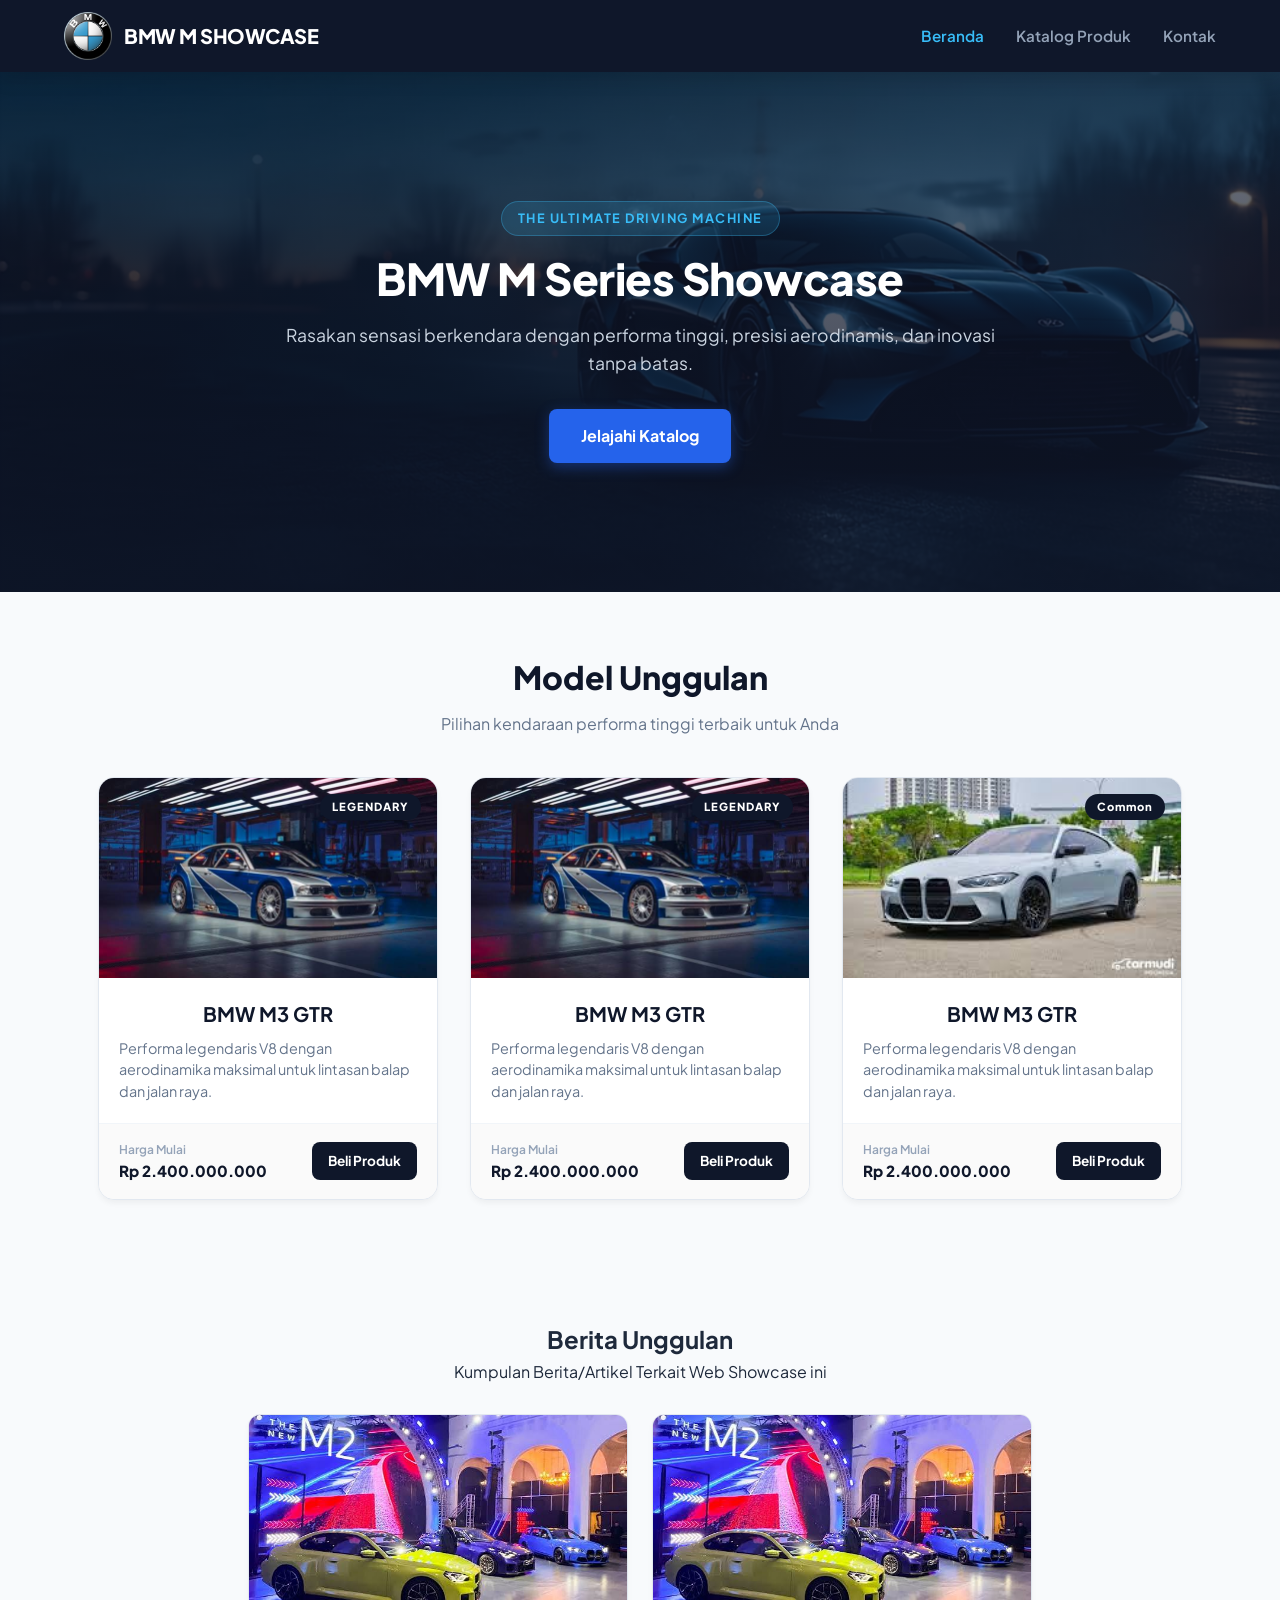
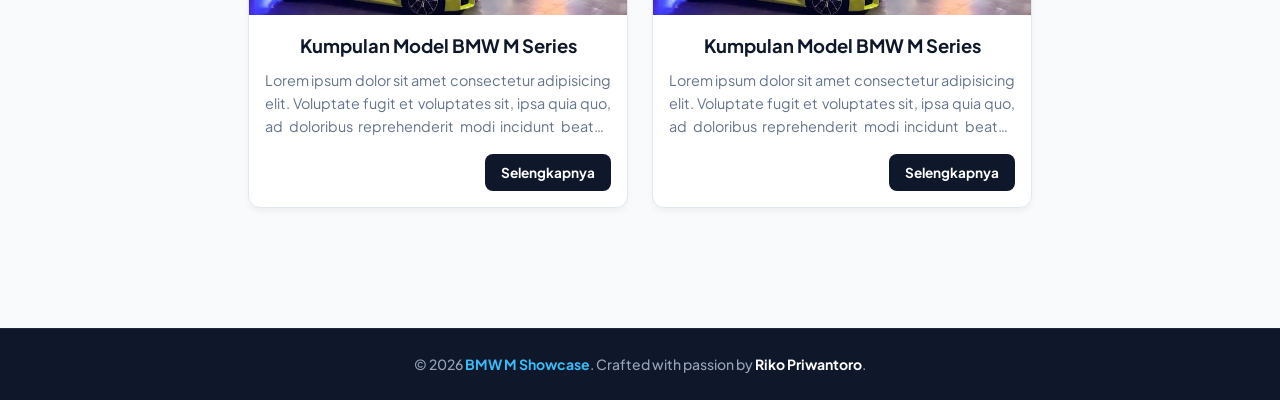
<file: index.html>
<!DOCTYPE html>
<html lang="id">
<head>
    <meta charset="UTF-8">
    <meta name="viewport" content="width=device-width, initial-scale=1.0">
    <!-- Google Font: Plus Jakarta Sans -->
    <link rel="preconnect" href="https://fonts.googleapis.com">
    <link rel="preconnect" href="https://fonts.gstatic.com" crossorigin>
    <link href="https://fonts.googleapis.com/css2?family=Plus+Jakarta+Sans:wght@400;500;600;700;800&display=swap" rel="stylesheet">
    
    <link rel="stylesheet" href="style/styles.css">
    <title>BMW M Showcase | Web Latihan</title>
</head>
<body>

    <!-- HEADER / NAVBAR -->
    <header class="header">
        <div class="header-container">
            <a href="index.html" class="logo-brand">
                <img src="img/logo.png" alt="Logo BMW" class="logo-img">
                <span class="brand-name">BMW M Showcase</span>
            </a>
            
            <nav class="navbar">
                <ul class="navbar-items">
                    <li><a href="index.html" class="active">Beranda</a></li>
                    <li><a href="catalog.html">Katalog Produk</a></li>
                    <li><a href="contact.html">Kontak</a></li>
                </ul>
            </nav>
        </div>
    </header>

    <!-- MAIN CONTENT -->
    <main class="content-index">
        
        <!-- HERO BANNER -->
        <section class="hero-section">
            <div class="hero-content">
                <span class="hero-tag">THE ULTIMATE DRIVING MACHINE</span>
                <h1>BMW M Series Showcase</h1>
                <p>Rasakan sensasi berkendara dengan performa tinggi, presisi aerodinamis, dan inovasi tanpa batas.</p>
                <a href="catalog.html" class="btn-primary">Jelajahi Katalog</a>
            </div>
        </section>

        <!-- KATALOG SECTION -->
        <section class="katalog-section" id="katalog">
            <div class="section-title">
                <h2>Model Unggulan</h2>
                <p>Pilihan kendaraan performa tinggi terbaik untuk Anda</p>
            </div>

            <!-- CARD WRAPPER -->
            <div class="card-wrapper">
                
                <!-- KARTU 1 -->
                <div class="card">
                    <span class="card-badge">LEGENDARY</span>
                    <div class="card-img">
                        <img src="img/bmwm3.jfif" alt="BMW M3 GTR">
                    </div>
                    
                    <div class="card-body">
                        <h3 class="card-title">BMW M3 GTR</h3>
                        <p class="card-description">Performa legendaris V8 dengan aerodinamika maksimal untuk lintasan balap dan jalan raya.</p>
                    </div>  
                    
                    <div class="card-footer">
                        <div class="price-box">
                            <span class="price-label">Harga Mulai</span>
                            <p class="card-price">Rp 2.400.000.000</p>
                        </div>
                        <a href="#" class="btn-card">Beli Produk</a>
                    </div>
                </div>

                <div class="card">
                    <span class="card-badge">LEGENDARY</span>
                    <div class="card-img">
                        <img src="img/bmwm3.jfif" alt="BMW M3 GTR">
                    </div>
                    
                    <div class="card-body">
                        <h3 class="card-title">BMW M3 GTR</h3>
                        <p class="card-description">Performa legendaris V8 dengan aerodinamika maksimal untuk lintasan balap dan jalan raya.</p>
                    </div>  
                    
                    <div class="card-footer">
                        <div class="price-box">
                            <span class="price-label">Harga Mulai</span>
                            <p class="card-price">Rp 2.400.000.000</p>
                        </div>
                        <a href="#" class="btn-card">Beli Produk</a>
                    </div>
                </div>

                <div class="card">
                    <span class="card-badge">Common</span>
                    <div class="card-img">
                        <img src="img/bmw1.jfif" alt="BMW M3 GTR">
                    </div>
                    
                    <div class="card-body">
                        <h3 class="card-title">BMW M3 GTR</h3>
                        <p class="card-description">Performa legendaris V8 dengan aerodinamika maksimal untuk lintasan balap dan jalan raya.</p>
                    </div>  
                    
                    <div class="card-footer">
                        <div class="price-box">
                            <span class="price-label">Harga Mulai</span>
                            <p class="card-price">Rp 2.400.000.000</p>
                        </div>
                        <a href="#" class="btn-card">Beli Produk</a>
                    </div>
                </div>

            </div>
        </section>

<!-- Section Berita -->
<section class="section-berita">
    <div class="section-berita-judul">
        <h2>Berita Unggulan</h2>
        <p>Kumpulan Berita/Artikel Terkait Web Showcase ini</p>
    </div>

    <div class="container-card-berita">
        <!-- KARTU BERITA 1 -->
        <div class="card-berita">
            <div class="card-berita-gambar">
                <img src="img/gambar-berita.jfif" alt="gambar berita Artikel">
            </div>
            <div class="card-berita-judul-artikel">
                <h2>Kumpulan Model BMW M Series</h2>
            </div>
            <div class="card-berita-content">
                <p>Lorem ipsum dolor sit amet consectetur adipisicing elit. Voluptate fugit et voluptates sit, ipsa quia quo, ad doloribus reprehenderit modi incidunt beatae labore corporis, quis dolorum numquam aspernatur laborum accusantium!</p>
            </div>
            <div class="btn-card-berita">
                <a href="#">Selengkapnya</a>
            </div>
        </div>

        <!-- KARTU BERITA 2 -->
        <div class="card-berita">
            <div class="card-berita-gambar">
                <img src="img/gambar-berita.jfif" alt="gambar berita Artikel">
            </div>
            <div class="card-berita-judul-artikel">
                <h2>Kumpulan Model BMW M Series</h2>
            </div>
            <div class="card-berita-content">
                <p>Lorem ipsum dolor sit amet consectetur adipisicing elit. Voluptate fugit et voluptates sit, ipsa quia quo, ad doloribus reprehenderit modi incidunt beatae labore corporis, quis dolorum numquam aspernatur laborum accusantium!</p>
            </div>
            <div class="btn-card-berita">
                <a href="#">Selengkapnya</a>
            </div>
        </div>
    </div>
</section>

    </main>

    <footer class="site-footer">
        <div class="footer-container">
            <p>&copy; 2026 <span>BMW M Showcase</span>. Crafted with passion by <strong>Riko Priwantoro</strong>.</p>
        </div>
    </footer>
    
</body>
</html>
</file>
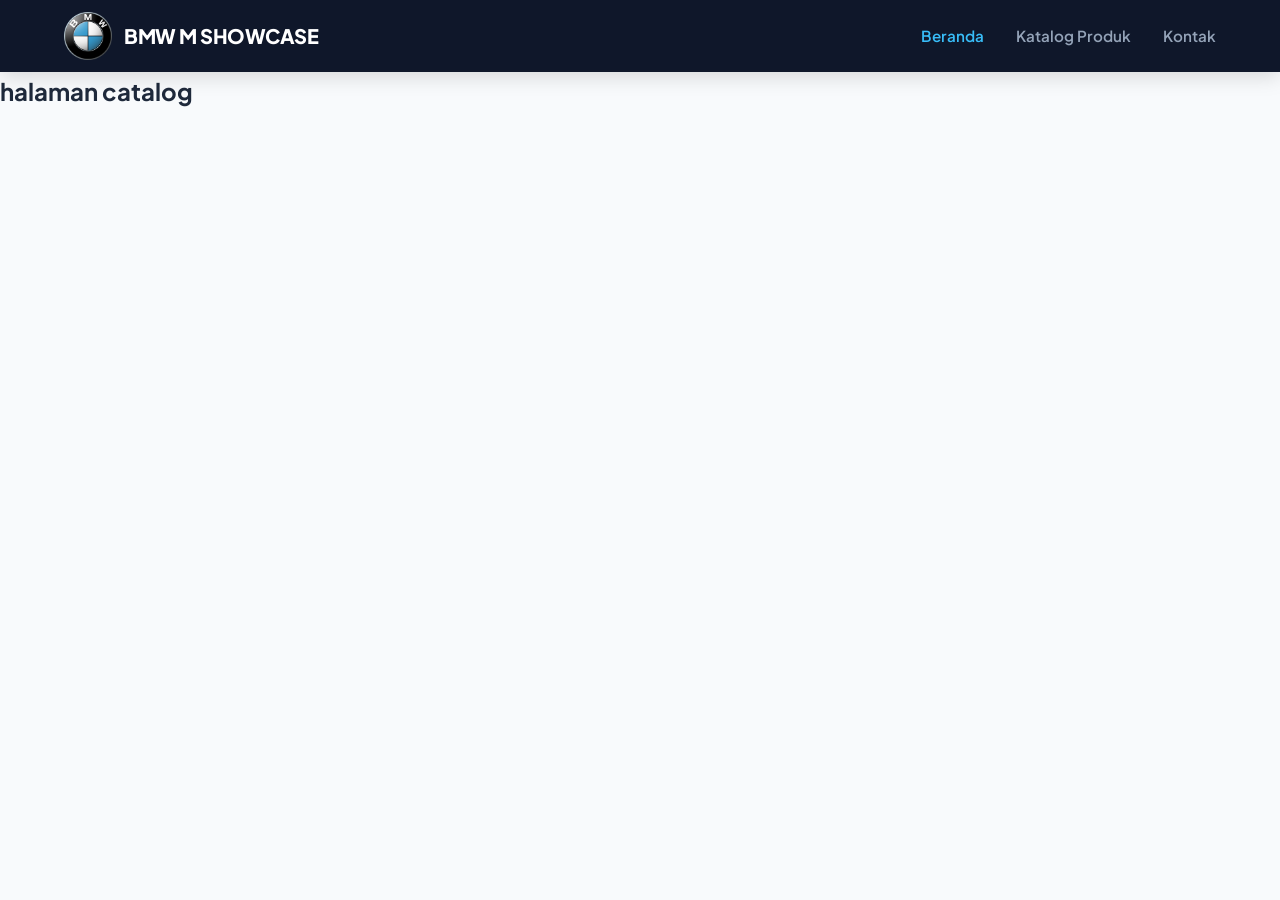
<file: catalog.html>
<!DOCTYPE html>
<html lang="id">
<head>
    <meta charset="UTF-8">
    <meta name="viewport" content="width=device-width, initial-scale=1.0">
    <!-- Google Font: Plus Jakarta Sans -->
    <link rel="preconnect" href="https://fonts.googleapis.com">
    <link rel="preconnect" href="https://fonts.gstatic.com" crossorigin>
    <link href="https://fonts.googleapis.com/css2?family=Plus+Jakarta+Sans:wght@400;500;600;700;800&display=swap" rel="stylesheet">
    
    <link rel="stylesheet" href="style/styles.css">
    <title>BMW M Showcase | Web Latihan</title>
</head>
<body>

    <!-- HEADER / NAVBAR -->
    <header class="header">
        <div class="header-container">
            <a href="index.html" class="logo-brand">
                <img src="img/logo.png" alt="Logo BMW" class="logo-img">
                <span class="brand-name">BMW M Showcase</span>
            </a>
            
            <nav class="navbar">
                <ul class="navbar-items">
                    <li><a href="index.html" class="active">Beranda</a></li>
                    <li><a href="catalog.html">Katalog Produk</a></li>
                    <li><a href="contact.html">Kontak</a></li>
                </ul>
            </nav>
        </div>
    </header>

    <!-- MAIN CONTENT -->
    <main class="content-catalog">
        <h2>halaman catalog</h2>
    </main>

    
    
</body>
</html>
</file>
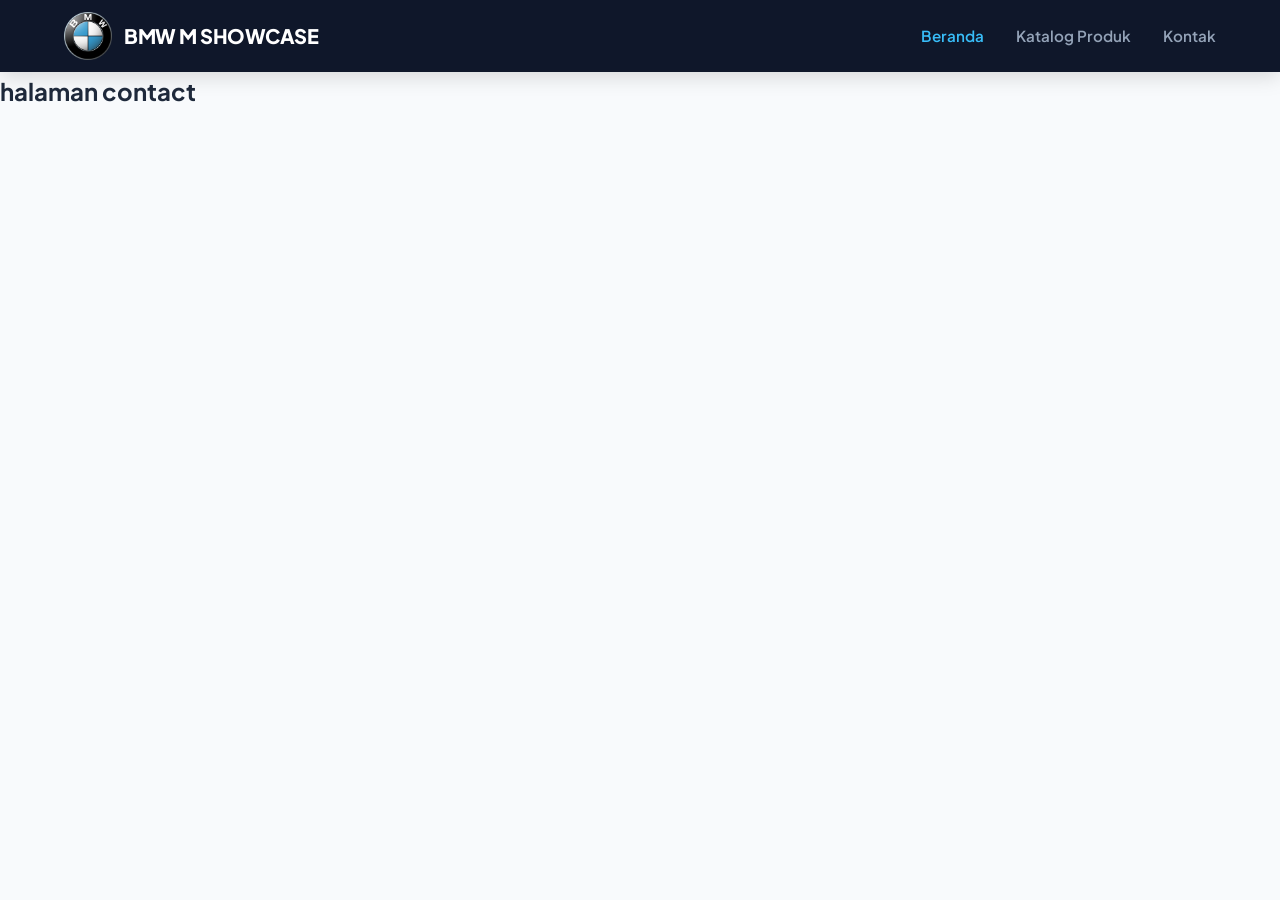
<file: contact.html>
<!DOCTYPE html>
<html lang="id">
<head>
    <meta charset="UTF-8">
    <meta name="viewport" content="width=device-width, initial-scale=1.0">
    <!-- Google Font: Plus Jakarta Sans -->
    <link rel="preconnect" href="https://fonts.googleapis.com">
    <link rel="preconnect" href="https://fonts.gstatic.com" crossorigin>
    <link href="https://fonts.googleapis.com/css2?family=Plus+Jakarta+Sans:wght@400;500;600;700;800&display=swap" rel="stylesheet">
    
    <link rel="stylesheet" href="style/styles.css">
    <title>BMW M Showcase | Web Latihan</title>
</head>
<body>

    <!-- HEADER / NAVBAR -->
    <header class="header">
        <div class="header-container">
            <a href="index.html" class="logo-brand">
                <img src="img/logo.png" alt="Logo BMW" class="logo-img">
                <span class="brand-name">BMW M Showcase</span>
            </a>
            
            <nav class="navbar">
                <ul class="navbar-items">
                    <li><a href="index.html" class="active">Beranda</a></li>
                    <li><a href="catalog.html">Katalog Produk</a></li>
                    <li><a href="contact.html">Kontak</a></li>
                </ul>
            </nav>
        </div>
    </header>

    <!-- MAIN CONTENT -->
    <main class="content-contact">

        <h2>halaman contact</h2>

    </main>
    
</body>
</html>
</file>
<file: style/styles.css>
/* ==========================================
   1. RESET & GLOBAL STYLES
   ========================================== */
* {
    margin: 0;
    padding: 0;
    box-sizing: border-box;
    font-family: 'Plus Jakarta Sans', system-ui, -apple-system, sans-serif;
}

body {
    background-color: #f8fafc;
    color: #1e293b;
    line-height: 1.6;
}

/* ==========================================
   2. HEADER & NAVBAR SECTION
   ========================================== */
.header {
    background-color: #0f172a; /* Dark Slate khas otomotif mewah */
    position: sticky;
    top: 0;
    z-index: 1000;
    box-shadow: 0 4px 20px rgba(0, 0, 0, 0.15);
}

.header-container {
    max-width: 1200px;
    margin: 0 auto;
    padding: 12px 24px;
    display: flex;
    justify-content: space-between;
    align-items: center;
}

.logo-brand {
    display: flex;
    align-items: center;
    gap: 12px;
    text-decoration: none;
}

.logo-img {
    height: 48px;
    width: auto;
    object-fit: contain;
}

.brand-name {
    color: #ffffff;
    font-size: 1.25rem;
    font-weight: 800;
    letter-spacing: -0.5px;
    text-transform: uppercase;
}

.navbar-items {
    display: flex;
    align-items: center;
    gap: 32px;
    list-style: none;
}

.navbar-items a {
    color: #94a3b8;
    font-size: 0.95rem;
    font-weight: 600;
    text-decoration: none;
    transition: color 0.2s ease;
}

.navbar-items a:hover,
.navbar-items a.active {
    color: #38bdf8; /* Biru Neon Light */
}

/* ==========================================
   3. HERO BANNER SECTION
   ========================================== */
.hero-section {
    width: 100%;
    min-height: 520px;
    background: 
        linear-gradient(180deg, rgba(15, 23, 42, 0.6) 0%, rgba(15, 23, 42, 0.85) 100%), 
        url('../img/banner-hero.png') center/cover no-repeat;
    display: flex;
    justify-content: center;
    align-items: center;
    text-align: center;
    padding: 60px 20px;
}

.hero-content {
    max-width: 750px;
    display: flex;
    flex-direction: column;
    align-items: center;
}

.hero-tag {
    background: rgba(56, 189, 248, 0.15);
    color: #38bdf8;
    border: 1px solid rgba(56, 189, 248, 0.3);
    padding: 6px 16px;
    border-radius: 20px;
    font-size: 0.8rem;
    font-weight: 700;
    letter-spacing: 1.5px;
    margin-bottom: 16px;
}

.hero-section h1 {
    color: #ffffff;
    font-size: 2.75rem;
    font-weight: 800;
    line-height: 1.2;
    margin-bottom: 16px;
    letter-spacing: -0.5px;
}

.hero-section p {
    color: #cbd5e1;
    font-size: 1.1rem;
    font-weight: 400;
    margin-bottom: 32px;
}

.btn-primary {
    background-color: #2563eb;
    color: #ffffff;
    padding: 14px 32px;
    border-radius: 8px;
    font-size: 1rem;
    font-weight: 700;
    text-decoration: none;
    box-shadow: 0 4px 14px rgba(37, 99, 235, 0.4);
    transition: all 0.2s ease;
}

.btn-primary:hover {
    background-color: #1d4ed8;
    transform: translateY(-2px);
    box-shadow: 0 6px 20px rgba(37, 99, 235, 0.5);
}

/* ==========================================
   4. KATALOG SECTION & CARD
   ========================================== */
.katalog-section {
    max-width: 1200px;
    margin: 0 auto;
    padding: 60px 24px;
}

.section-title {
    text-align: center;
    margin-bottom: 40px;
}

.section-title h2 {
    font-size: 2rem;
    font-weight: 800;
    color: #0f172a;
    margin-bottom: 8px;
}

.section-title p {
    color: #64748b;
    font-size: 1rem;
}

.card-wrapper {
    display: flex;
    justify-content: center;
    flex-wrap: wrap;
    gap: 32px;
}

/* CARD ITEM */
.card {
    position: relative;
    width: 340px;
    background-color: #ffffff;
    border: 1px solid #e2e8f0;
    border-radius: 16px;
    overflow: hidden;
    box-shadow: 0 4px 6px -1px rgba(0, 0, 0, 0.05);
    transition: transform 0.3s ease, box-shadow 0.3s ease;
}

.card:hover {
    transform: translateY(-8px);
    box-shadow: 0 20px 25px -5px rgba(0, 0, 0, 0.1);
}

.card-badge {
    position: absolute;
    top: 16px;
    right: 16px;
    background-color: #0f172a;
    color: #ffffff;
    font-size: 0.7rem;
    font-weight: 800;
    padding: 4px 12px;
    border-radius: 20px;
    letter-spacing: 1px;
    z-index: 10;
}

.card-img {
    width: 100%;
    height: 200px;
    background-color: #0f172a;
}

.card-img img {
    width: 100%;
    height: 100%;
    object-fit: cover;
}

.card-body {
    padding: 20px;
}

.card-title {
    font-size: 1.25rem;
    font-weight: 700;
    text-align: center;
    color: #0f172a;
    margin-bottom: 8px;
}

.card-description {
    font-size: 0.9rem;
    color: #64748b;
    line-height: 1.5;
}

.card-footer {
    display: flex;
    justify-content: space-between;
    align-items: center;
    padding: 16px 20px;
    border-top: 1px solid #f1f5f9;
    background-color: #fafafa;
}

.price-label {
    display: block;
    font-size: 0.75rem;
    color: #94a3b8;
    font-weight: 600;
}

.card-price {
    font-size: 0.95rem;
    font-weight: 800;
    color: #0f172a;
}

.btn-card {
    background-color: #0f172a;
    color: #ffffff;
    padding: 8px 16px;
    border-radius: 8px;
    text-decoration: none;
    font-size: 0.85rem;
    font-weight: 700;
    transition: background-color 0.2s ease;
}

.btn-card:hover {
    background-color: #2563eb;
}


/* ==========================================
   FOOTER SECTION
   ========================================== */

   .site-footer {
    background-color: #0f172a;
    border-top: 1px solid #1e293b;
    padding: 24px 20px;
    margin-top: 60px;
   }

   .footer-container {
    max-width: 1200px;
    margin: 0 auto;
    display: flex;
    justify-content: center; /* Rata tengah horizontal */
    align-items: center;     /* Rata tengah vertikal */
    text-align: center;
}

.footer-container p {
    color: #94a3b8;
    font-size: 0.875rem;
    font-weight: 500;
    margin: 0;
}

.footer-container span {
    color: #38bdf8; /* Accent Biru Light */
    font-weight: 700;
}

.footer-container strong {
    color: #ffffff;
    font-weight: 700;
}

/* ==========================================
   SECTION BERITA (FIXED FOR MOBILE & DESKTOP)
   ========================================== */

.section-berita {
    max-width: 1200px;
    margin: 0 auto;
    padding: 60px 24px;
}

.section-berita-judul {
    text-align: center;
    margin-bottom: 30px;
}

.container-card-berita {
    display: flex;
    justify-content: center;
    gap: 24px;
    flex-wrap: wrap;
}

/* KARTU BERITA */
.card-berita {
    background-color: #ffffff;
    display: flex;
    flex-direction: column;
    width: 380px;
    max-width: 100%; /* BIAR GAK MELUBER DI HP */
    min-height: 270px;
    border: 1px solid #e2e8f0;
    border-radius: 12px;
    overflow: hidden;
    box-shadow: 0 4px 6px -1px rgba(0, 0, 0, 0.05);
}

.card-berita-gambar {
    width: 100%;
    height: 200px;
}

.card-berita-gambar img {
    width: 100%;
    height: 100%;
    object-fit: cover;
}

.card-berita-judul-artikel {
    padding: 16px 16px 8px;
    text-align: center;
}

.card-berita-judul-artikel h2 {
    font-size: 1.15rem;
    color: #0f172a;
}

.card-berita-content {
    padding: 0 16px 16px;
    text-align: justify;
}

.card-berita-content p {
    font-size: 0.9rem;
    color: #64748b;
    display: -webkit-box;
    -webkit-line-clamp: 3;
    -webkit-box-orient: vertical;
    overflow: hidden;
}

/* TOMBOL SELENGKAPNYA (FIXED) */
.btn-card-berita {
    margin-top: auto;
    padding: 0 16px 16px;
    display: flex;
    justify-content: flex-end;
}

.btn-card-berita a {
    display: inline-block !important;
    background-color: #0f172a !important;
    color: #ffffff !important;
    padding: 8px 16px !important;
    border-radius: 8px !important;
    text-decoration: none !important;
    font-size: 0.85rem !important;
    font-weight: 700 !important;
}

.btn-card-berita a:hover {
    background-color: #2563eb !important;
}
</file>
